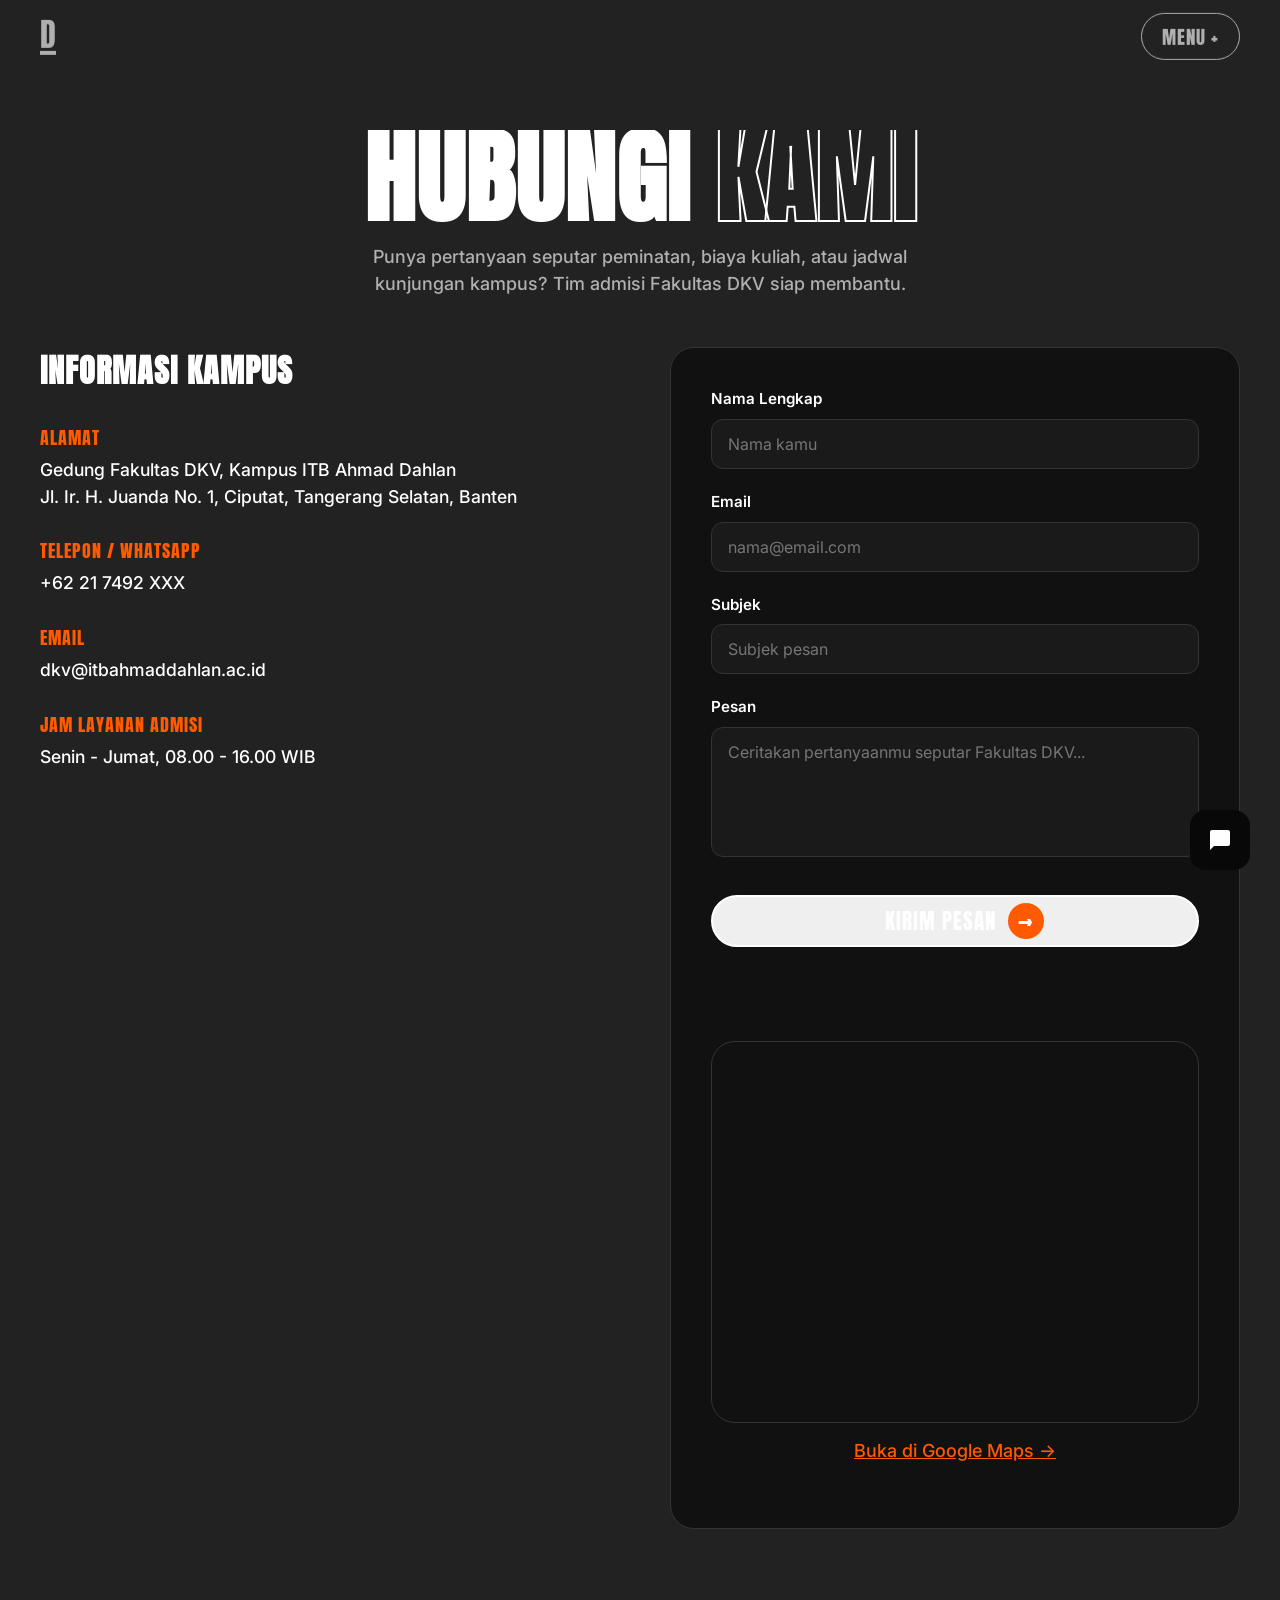
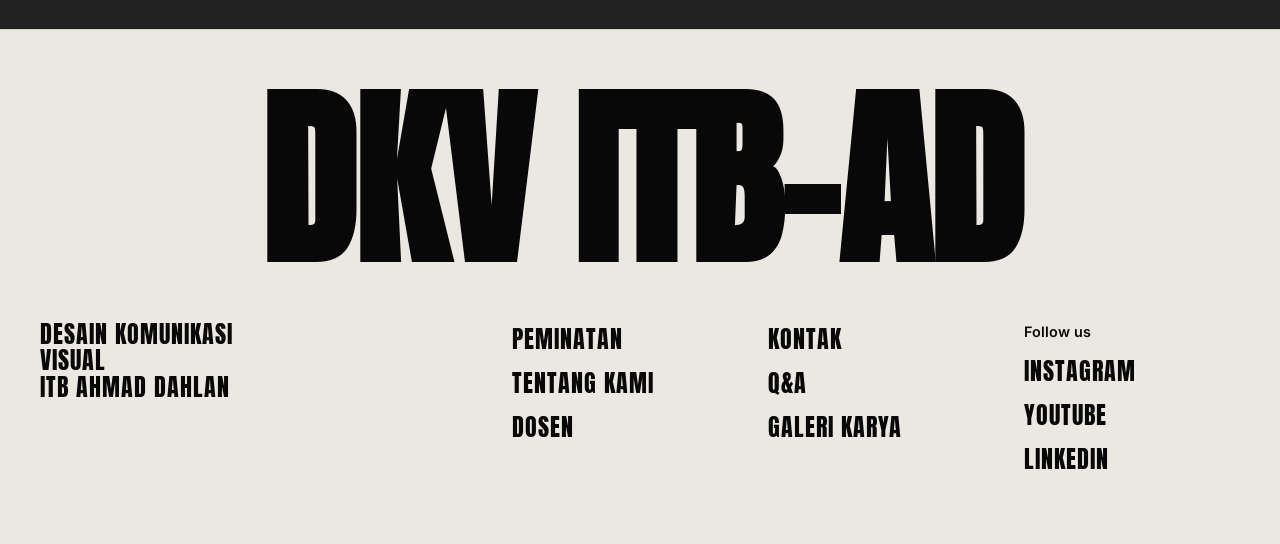
<file: kontak.html>
<!DOCTYPE html>
<html lang="id">
<head>
  <meta charset="UTF-8">
  <meta name="viewport" content="width=device-width, initial-scale=1.0">
  <title>Kontak - Fakultas DKV ITB Ahmad Dahlan</title>
  <link rel="preconnect" href="https://fonts.googleapis.com">
  <link rel="preconnect" href="https://fonts.gstatic.com" crossorigin>
  <link href="https://fonts.googleapis.com/css2?family=Anton&family=Inter:wght@400;500;600;700&display=swap" rel="stylesheet">
  <link rel="stylesheet" href="style.css">
  <style>
    .nav { mix-blend-mode: normal; background: var(--black); color: var(--white); padding: 12px 40px;}
    .page-wrapper { padding-top: 130px; padding-bottom: 100px; min-height: 80vh; }

    /* Custom UI untuk Kontak */
    .contact-grid { display: grid; grid-template-columns: 1fr 1fr; gap: 60px; margin-top: 50px; align-items: start; }
    .contact-info-list { list-style: none; margin-top: 30px; }
    .contact-info-list li { margin-bottom: 28px; }
    .contact-info-label { font-family: var(--font-display); font-size: 1.1rem; letter-spacing: 1px; color: var(--orange); display: block; margin-bottom: 6px; }
    .contact-info-value { font-size: 1.1rem; font-weight: 500; }

    .contact-form { background: #111; border: 1px solid #333; border-radius: 24px; padding: 40px; }
    .form-group { margin-bottom: 22px; }
    .form-group label { display: block; font-family: var(--font-body); font-weight: 600; margin-bottom: 8px; color: var(--white); font-size: 0.95rem; }
    .form-group input, .form-group textarea {
      width: 100%; padding: 14px 16px; border-radius: 12px; border: 1px solid #333;
      background: #1a1a1a; color: var(--white); font-family: var(--font-body); font-size: 1rem;
    }
    .form-group input:focus, .form-group textarea:focus { outline: none; border-color: var(--orange); }
    .form-group textarea { min-height: 130px; resize: vertical; }
    .contact-form .btn-pill { width: 100%; justify-content: center; margin-top: 10px; }
    .contact-form .btn-pill:disabled { opacity: 0.6; cursor: not-allowed; transform: none; }
    .form-status { margin-top: 14px; font-size: 0.95rem; font-weight: 500; text-align: center; min-height: 20px; }
    .form-status.success { color: #4ADE80; }
    .form-status.error { color: #F87171; }
    /* honeypot: field jebakan bot, disembunyikan dari pengguna asli lewat CSS (bukan type="hidden") */
    .hp-field { position: absolute; left: -9999px; top: -9999px; opacity: 0; pointer-events: none; }

    .map-embed { border-radius: 24px; overflow: hidden; margin-top: 60px; border: 1px solid #333; }
    .map-embed iframe { width: 100%; height: 380px; border: 0; display: block; }

    @media (max-width: 992px) {
      .contact-grid { grid-template-columns: 1fr; }
    }
  </style>
</head>
<body>

  <!-- NAVIGATION -->
  <nav class="nav">
    <div class="logo">
      <a href="index.html" class="r-mark" style="text-decoration: none; color: inherit;">D</a>
    </div>
    <button class="menu-btn">MENU +</button>
  </nav>

  <div class="page-wrapper dark-bg">
    <div class="container">
      <h2 class="section-title massive text-center">HUBUNGI <span class="outline-text">KAMI</span></h2>
      <p class="body-text text-center mx-auto mt-2" style="color: var(--grey-text); max-width: 600px;">Punya pertanyaan seputar peminatan, biaya kuliah, atau jadwal kunjungan kampus? Tim admisi Fakultas DKV siap membantu.</p>

      <div class="contact-grid">
        <div>
          <h3 class="pricing-title" style="font-family: var(--font-display); font-size: 2rem; color: var(--white); letter-spacing: 1px;">INFORMASI KAMPUS</h3>
          <ul class="contact-info-list">
            <li>
              <span class="contact-info-label">ALAMAT</span>
              <span class="contact-info-value">Gedung Fakultas DKV, Kampus ITB Ahmad Dahlan<br>Jl. Ir. H. Juanda No. 1, Ciputat, Tangerang Selatan, Banten</span>
            </li>
            <li>
              <span class="contact-info-label">TELEPON / WHATSAPP</span>
              <span class="contact-info-value">+62 21 7492 XXX</span>
            </li>
            <li>
              <span class="contact-info-label">EMAIL</span>
              <span class="contact-info-value">dkv@itbahmaddahlan.ac.id</span>
            </li>
            <li>
              <span class="contact-info-label">JAM LAYANAN ADMISI</span>
              <span class="contact-info-value">Senin - Jumat, 08.00 - 16.00 WIB</span>
            </li>
          </ul>
        </div>

        <div class="contact-form">
          <!--
            FormSubmit.co: tidak butuh PHP/SMTP/App Password.
            Ganti "akmalaja2009@gmail.com" di JS di bawah kalau email tujuan berubah.
            PENTING: submit pertama akan mengirim email "Confirm your FormSubmit activation" ke
            alamat tujuan — klik link aktivasi di email itu dulu sebelum form mulai berfungsi.
          -->
          <form id="formKontak">
            <!-- Honeypot: field jebakan bot, disembunyikan lewat class .hp-field -->
            <div class="hp-field">
              <label for="website">Website</label>
              <input type="text" id="website" name="_honey">
            </div>

            <div class="form-group">
              <label for="nama">Nama Lengkap</label>
              <input type="text" id="nama" name="nama" placeholder="Nama kamu" required>
            </div>
            <div class="form-group">
              <label for="email">Email</label>
              <input type="email" id="email" name="email" placeholder="nama@email.com" required>
            </div>
            <div class="form-group">
              <label for="subjek">Subjek</label>
              <input type="text" id="subjek" name="subjek" placeholder="Subjek pesan" required>
            </div>
            <div class="form-group">
              <label for="pesan">Pesan</label>
              <textarea id="pesan" name="pesan" placeholder="Ceritakan pertanyaanmu seputar Fakultas DKV..." required></textarea>
            </div>
            <button type="submit" class="btn btn-pill btn-orange" id="btnSubmit">
              <span class="btn-text">KIRIM PESAN</span>
              <span class="btn-icon">→</span>
            </button>

            <div id="notifikasi" class="form-status"></div>
          </form>

          <div class="map-embed">
            <iframe src="https://www.google.com/maps?q=-6.2962405,106.7664715&z=17&output=embed" loading="lazy" title="Lokasi Kampus ITB Ahmad Dahlan"></iframe>
          </div>
          <p class="body-text" style="text-align:center; margin-top:14px;">
            <a href="https://www.google.com/maps/place/Institut+Teknologi+Dan+Bisnis+Ahmad+Dahlan+Jakarta/@-6.2962405,106.7638912,17z/data=!3m1!4b1!4m6!3m5!1s0x2e69f02b8cb8d4a7:0x25bb6c7c4a37645b!8m2!3d-6.2962405!4d106.7664715!16s%2Fg%2F12xqbyz_y" target="_blank" rel="noopener" style="color: var(--orange); text-decoration: underline;">Buka di Google Maps →</a>
          </p>
        </div>
      </div>
    </div>
  </div>

  <!-- FOOTER -->
  <footer class="footer mesh-bg">
    <div class="container relative">
      <h1 class="footer-title">DKV ITB-AD</h1>
      <div class="footer-grid mt-4">
        <div><div class="footer-brand">DESAIN KOMUNIKASI<br>VISUAL<br>ITB AHMAD DAHLAN</div></div>
        <div>
          <ul class="footer-links">
            <li><a href="paket_layanan.html">PEMINATAN</a></li>
            <li><a href="tentang_kami.html">TENTANG KAMI</a></li>
            <li><a href="tim.html">DOSEN</a></li>
          </ul>
        </div>
        <div>
          <ul class="footer-links">
            <li><a href="kontak.html">KONTAK</a></li>
            <li><a href="paket_layanan.html">Q&A</a></li>
            <li><a href="galeri.html">GALERI KARYA</a></li>
          </ul>
        </div>
        <div>
          <div class="footer-social-label">Follow us</div>
          <ul class="footer-links">
            <li><a href="https://instagram.com" target="_blank" rel="noopener">INSTAGRAM</a></li>
            <li><a href="https://youtube.com" target="_blank" rel="noopener">YOUTUBE</a></li>
            <li><a href="https://linkedin.com" target="_blank" rel="noopener">LINKEDIN</a></li>
          </ul>
        </div>
      </div>
    </div>
  </footer>

  <div class="chat-btn"><svg viewBox="0 0 24 24" width="24" height="24" fill="currentColor"><path d="M20 2H4C2.9 2 2 2.9 2 4V22L6 18H20C21.1 18 22 17.1 22 16V4C22 2.9 21.1 2 20 2Z"/></svg></div>
  <script src="script.js"></script>
  <script>
    // ---- Ganti email tujuan di sini kalau perlu ----
    const EMAIL_TUJUAN = 'akmalaja2009@gmail.com';
    const FORMSUBMIT_URL = `https://formsubmit.co/ajax/${EMAIL_TUJUAN}`;

    document.getElementById('formKontak').addEventListener('submit', async function (e) {
      e.preventDefault();

      const form = this;
      const btnSubmit = document.getElementById('btnSubmit');
      const notifikasi = document.getElementById('notifikasi');
      const btnText = btnSubmit.querySelector('.btn-text');

      // Honeypot: kalau field jebakan terisi, anggap bot, jangan kirim tapi tetap "sukses" secara diam-diam
      const honey = form.querySelector('[name="_honey"]').value;
      if (honey) {
        form.reset();
        return;
      }

      btnSubmit.disabled = true;
      btnText.textContent = 'MENGIRIM...';
      notifikasi.textContent = '';
      notifikasi.className = 'form-status';

      try {
        const formData = new FormData(form);
        formData.append('_subject', '[Form Kontak DKV] ' + (formData.get('subjek') || 'Pesan baru dari website'));
        formData.append('_captcha', 'false'); // set 'true' kalau ingin captcha bawaan FormSubmit
        formData.append('_template', 'table');

        const response = await fetch(FORMSUBMIT_URL, {
          method: 'POST',
          headers: { 'Accept': 'application/json' },
          body: formData
        });

        const result = await response.json();

        if (response.ok) {
          notifikasi.classList.add('success');
          notifikasi.textContent = 'Pesan terkirim! Tim admisi akan segera menghubungi kamu.';
          form.reset();
        } else {
          notifikasi.classList.add('error');
          notifikasi.textContent = result.message || 'Maaf, pesan gagal terkirim. Coba lagi atau hubungi kami lewat WhatsApp.';
        }
      } catch (error) {
        notifikasi.classList.add('error');
        notifikasi.textContent = 'Terjadi kesalahan jaringan. Silakan coba lagi.';
      } finally {
        btnSubmit.disabled = false;
        btnText.textContent = 'KIRIM PESAN';
      }
    });
  </script>
</body>
</html>
</file>
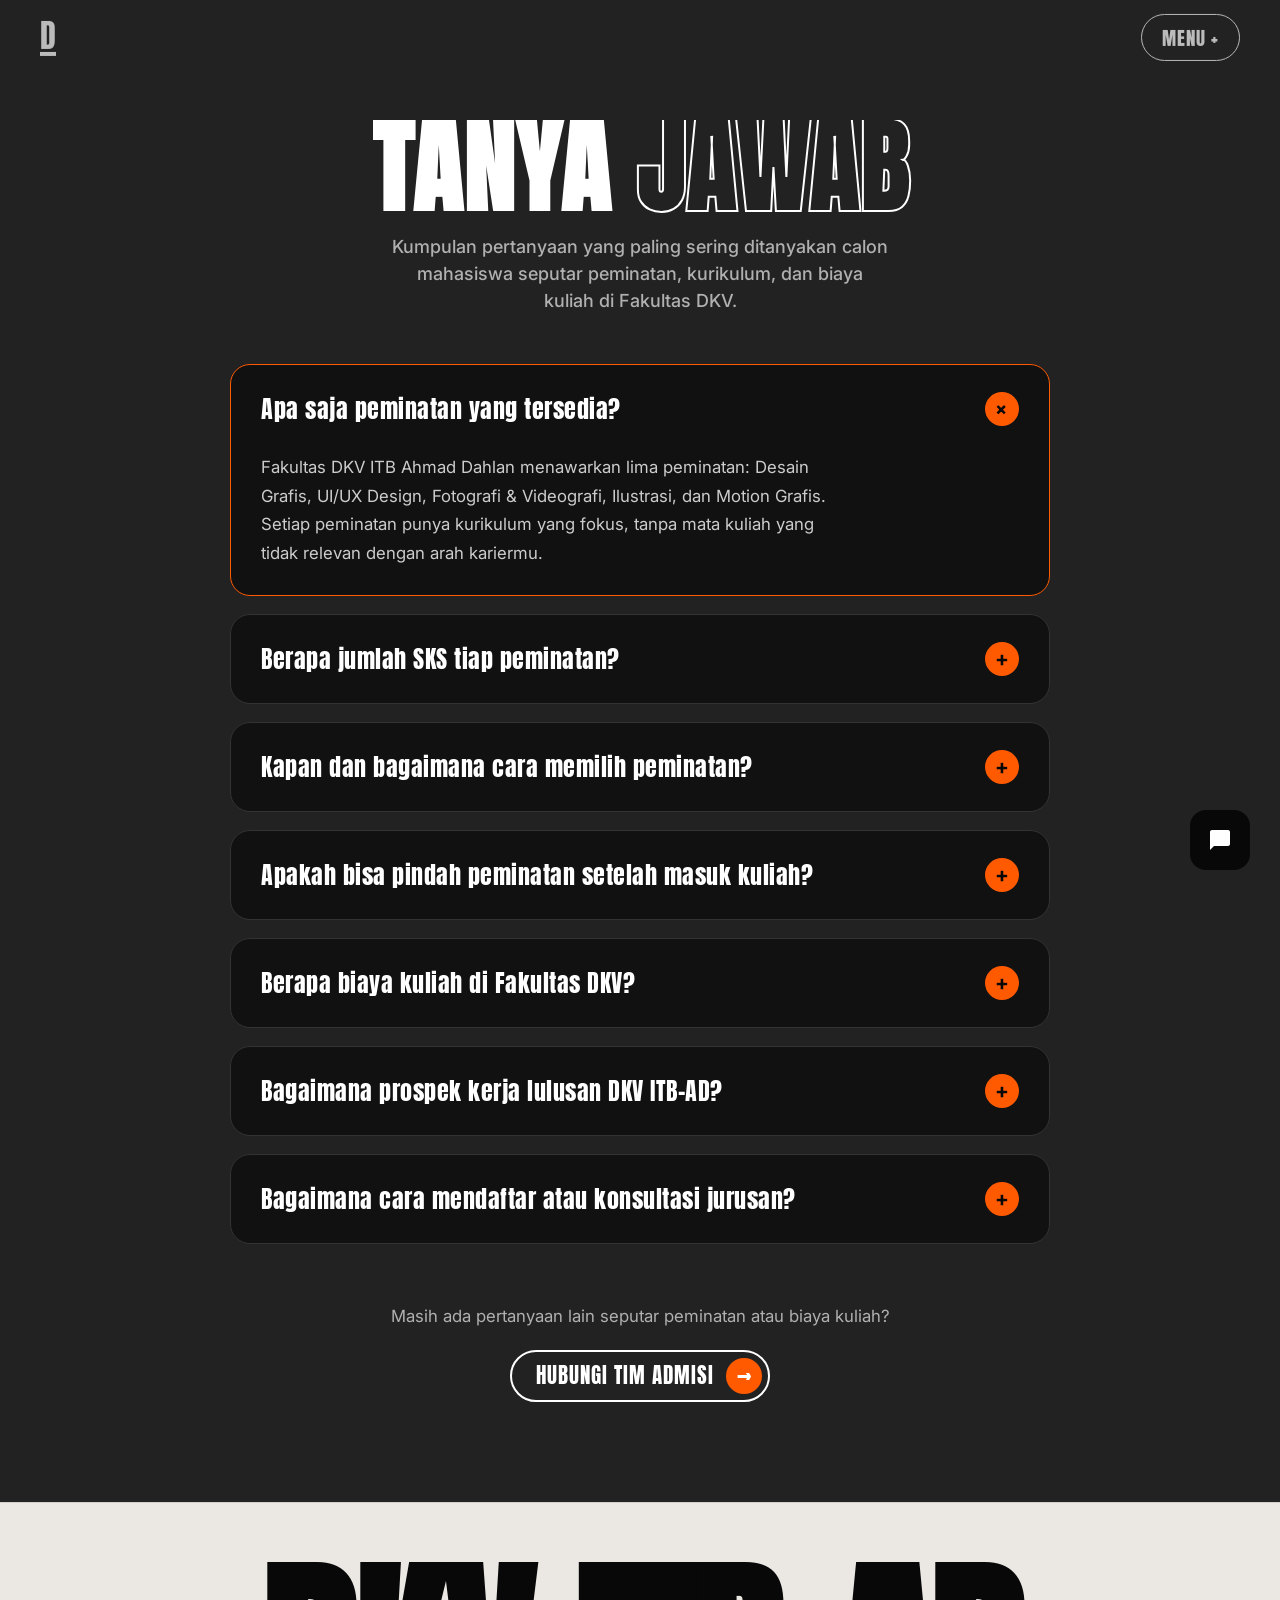
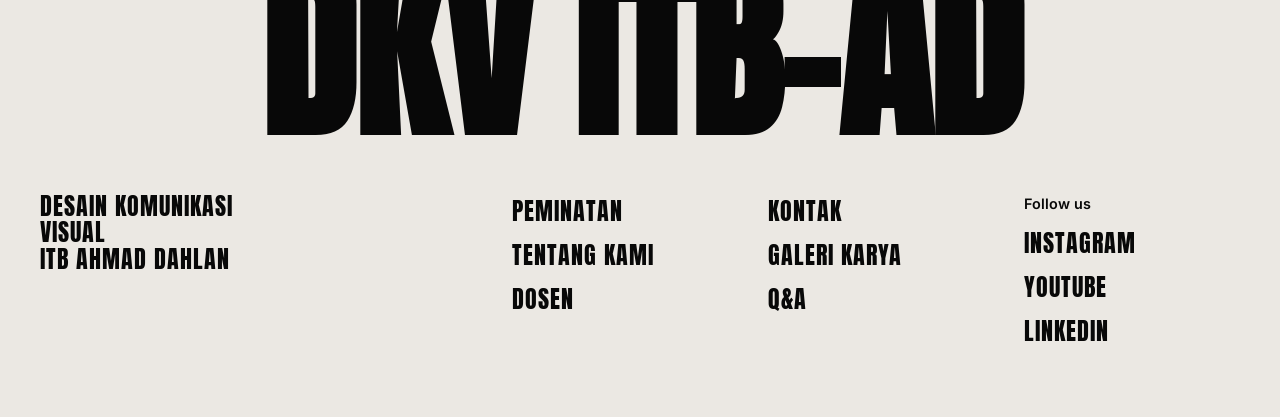
<file: paket_layanan.html>
<!DOCTYPE html>
<html lang="id">
<head>
  <meta charset="UTF-8">
  <meta name="viewport" content="width=device-width, initial-scale=1.0">
  <title>Tanya Jawab Peminatan - Fakultas DKV ITB Ahmad Dahlan</title>
  <link rel="preconnect" href="https://fonts.googleapis.com">
  <link rel="preconnect" href="https://fonts.gstatic.com" crossorigin>
  <link href="https://fonts.googleapis.com/css2?family=Anton&family=Inter:wght@400;500;600;700&display=swap" rel="stylesheet">
  <link rel="stylesheet" href="style.css">
  <style>
    .nav { mix-blend-mode: normal; background: var(--black); color: var(--white); padding: 12px 40px;}
    .page-wrapper { padding-top: 120px; padding-bottom: 100px; min-height: 80vh; }
    
    /* Custom UI untuk FAQ Accordion */
    .faq-list { max-width: 820px; margin: 50px auto 0; text-align: left; display: flex; flex-direction: column; gap: 18px; }

    .faq-item {
      background: #111;
      border: 1px solid #333;
      border-radius: 20px;
      overflow: hidden;
      transition: border-color 0.3s ease;
    }
    .faq-item:hover { border-color: var(--orange); }
    .faq-item[open] { border-color: var(--orange); }

    .faq-question {
      list-style: none;
      cursor: pointer;
      display: flex;
      align-items: center;
      justify-content: space-between;
      gap: 20px;
      padding: 26px 30px;
      font-family: var(--font-display);
      font-size: clamp(1.1rem, 2.4vw, 1.5rem);
      letter-spacing: 0.5px;
      color: var(--white);
    }
    .faq-question::-webkit-details-marker { display: none; }

    .faq-icon {
      flex-shrink: 0;
      width: 34px; height: 34px;
      border-radius: 50%;
      background: var(--orange);
      color: var(--black);
      display: flex; align-items: center; justify-content: center;
      font-family: var(--font-body);
      font-weight: 700;
      font-size: 1.3rem;
      line-height: 1;
      transition: transform 0.3s ease;
    }
    .faq-item[open] .faq-icon { transform: rotate(45deg); }

    .faq-answer {
      padding: 0 30px 28px;
      color: #CCC;
      font-size: 1.05rem;
      line-height: 1.7;
      max-width: 640px;
    }
    .faq-answer a { color: var(--orange); font-weight: 600; }

    .faq-cta { text-align: center; margin-top: 60px; }
    .faq-cta p { color: var(--grey-text); margin-bottom: 20px; font-size: 1.05rem; }

    @media (max-width: 1024px) {
      .page-wrapper { padding-top: 110px; padding-bottom: 80px; }
    }
    @media (max-width: 768px) {
      .nav { padding: 12px 20px; }
      .page-wrapper { padding-top: 100px; padding-bottom: 60px; }
      .faq-list { margin-top: 36px; gap: 14px; }
      .faq-question { padding: 20px 18px; gap: 12px; }
      .faq-answer { padding: 0 18px 22px; font-size: 1rem; }
      .faq-icon { width: 30px; height: 30px; font-size: 1.15rem; }
      .faq-cta { margin-top: 40px; }
    }
    @media (max-width: 480px) {
      .faq-question { padding: 16px 14px; }
      .faq-answer { padding: 0 14px 18px; }
    }
  </style>
</head>
<body>

  <!-- NAVIGATION -->
  <nav class="nav">
    <div class="logo">
      <a href="index.html" class="r-mark" style="text-decoration: none; color: inherit;">D</a>
    </div>
    <button class="menu-btn">MENU +</button>
  </nav>

  <div class="page-wrapper dark-bg">
      <div class="container text-center">
        <h2 class="section-title massive">TANYA <span class="outline-text">JAWAB</span></h2>
        <p class="body-text mx-auto mt-2" style="color: var(--grey-text);">Kumpulan pertanyaan yang paling sering ditanyakan calon mahasiswa seputar peminatan, kurikulum, dan biaya kuliah di Fakultas DKV.</p>

        <div class="faq-list">
          <details class="faq-item" open>
            <summary class="faq-question">
              <span>Apa saja peminatan yang tersedia?</span>
              <span class="faq-icon">+</span>
            </summary>
            <div class="faq-answer">
              Fakultas DKV ITB Ahmad Dahlan menawarkan lima peminatan: Desain Grafis, UI/UX Design, Fotografi & Videografi, Ilustrasi, dan Motion Grafis. Setiap peminatan punya kurikulum yang fokus, tanpa mata kuliah yang tidak relevan dengan arah kariermu.
            </div>
          </details>

          <details class="faq-item">
            <summary class="faq-question">
              <span>Berapa jumlah SKS tiap peminatan?</span>
              <span class="faq-icon">+</span>
            </summary>
            <div class="faq-answer">
              Sebagai gambaran, peminatan Desain Grafis menempuh 24 SKS (Branding & Identitas Visual, Layout & Tipografi, Adobe Illustrator & Photoshop, hingga proyek portofolio akhir). Peminatan UI/UX Design menempuh 28 SKS (riset pengguna, wireframing & prototyping, Figma, hingga sertifikasi pendamping). Peminatan Fotografi & Videografi menempuh 26 SKS (teknik kamera & pencahayaan, editing, motion graphic dasar, dan praktik studio produksi).
            </div>
          </details>

          <details class="faq-item">
            <summary class="faq-question">
              <span>Kapan dan bagaimana cara memilih peminatan?</span>
              <span class="faq-icon">+</span>
            </summary>
            <div class="faq-answer">
              Kamu tidak perlu langsung menentukan peminatan sejak hari pertama. Tim admisi kami siap membantu lewat sesi konsultasi gratis untuk menyesuaikan peminatan dengan minat dan tujuan kariermu di industri kreatif.
            </div>
          </details>

          <details class="faq-item">
            <summary class="faq-question">
              <span>Apakah bisa pindah peminatan setelah masuk kuliah?</span>
              <span class="faq-icon">+</span>
            </summary>
            <div class="faq-answer">
              Bisa. Selama masih di tahap awal perkuliahan dan mengikuti ketentuan akademik yang berlaku, mahasiswa dapat mengajukan perpindahan peminatan melalui bagian akademik fakultas.
            </div>
          </details>

          <details class="faq-item">
            <summary class="faq-question">
              <span>Berapa biaya kuliah di Fakultas DKV?</span>
              <span class="faq-icon">+</span>
            </summary>
            <div class="faq-answer">
              Rincian biaya kuliah dapat berbeda setiap periode penerimaan. Untuk informasi biaya terbaru dan simulasi pembayaran, silakan hubungi tim admisi kami melalui halaman <a href="kontak.html">Kontak</a>.
            </div>
          </details>

          <details class="faq-item">
            <summary class="faq-question">
              <span>Bagaimana prospek kerja lulusan DKV ITB-AD?</span>
              <span class="faq-icon">+</span>
            </summary>
            <div class="faq-answer">
              Lulusan kami siap terjun sebagai desainer grafis, UI/UX designer, fotografer/videografer profesional, hingga membuka studio desain sendiri. Kurikulum yang memadukan keterampilan desain dengan wawasan bisnis membekali mahasiswa untuk bersaing di industri kreatif nasional maupun internasional.
            </div>
          </details>

          <details class="faq-item">
            <summary class="faq-question">
              <span>Bagaimana cara mendaftar atau konsultasi jurusan?</span>
              <span class="faq-icon">+</span>
            </summary>
            <div class="faq-answer">
              Kamu bisa mengisi formulir di halaman <a href="kontak.html">Kontak</a>, atau menghubungi kami langsung lewat telepon/WhatsApp dan email yang tercantum di sana. Tim admisi kami aktif Senin–Jumat, 08.00–16.00 WIB.
            </div>
          </details>
        </div>

        <div class="faq-cta">
          <p>Masih ada pertanyaan lain seputar peminatan atau biaya kuliah?</p>
          <a href="kontak.html" class="btn btn-pill btn-orange">
            <span class="btn-text">HUBUNGI TIM ADMISI</span>
            <span class="btn-icon">→</span>
          </a>
        </div>
      </div>
  </div>

  <!-- FOOTER -->
  <footer class="footer mesh-bg">
    <div class="container relative">
      <h1 class="footer-title">DKV ITB-AD</h1>
      <div class="footer-grid mt-4">
        <div><div class="footer-brand">DESAIN KOMUNIKASI<br>VISUAL<br>ITB AHMAD DAHLAN</div></div>
        <div>
          <ul class="footer-links">
            <li><a href="paket_layanan.html">PEMINATAN</a></li>
            <li><a href="tentang_kami.html">TENTANG KAMI</a></li>
            <li><a href="tim.html">DOSEN</a></li>
          </ul>
        </div>
        <div>
          <ul class="footer-links">
            <li><a href="kontak.html">KONTAK</a></li>
            <li><a href="galeri.html">GALERI KARYA</a></li>
            <li><a href="paket_layanan.html">Q&amp;A</a></li>
          </ul>
        </div>
        <div>
          <div class="footer-social-label">Follow us</div>
          <ul class="footer-links">
            <li><a href="https://instagram.com" target="_blank" rel="noopener">INSTAGRAM</a></li>
            <li><a href="https://youtube.com" target="_blank" rel="noopener">YOUTUBE</a></li>
            <li><a href="https://linkedin.com" target="_blank" rel="noopener">LINKEDIN</a></li>
          </ul>
        </div>
      </div>
    </div>
  </footer>

  <div class="chat-btn"><svg viewBox="0 0 24 24" width="24" height="24" fill="currentColor"><path d="M20 2H4C2.9 2 2 2.9 2 4V22L6 18H20C21.1 18 22 17.1 22 16V4C22 2.9 21.1 2 20 2Z"/></svg></div>
  <script src="script.js"></script>
</body>
</html>
</file>
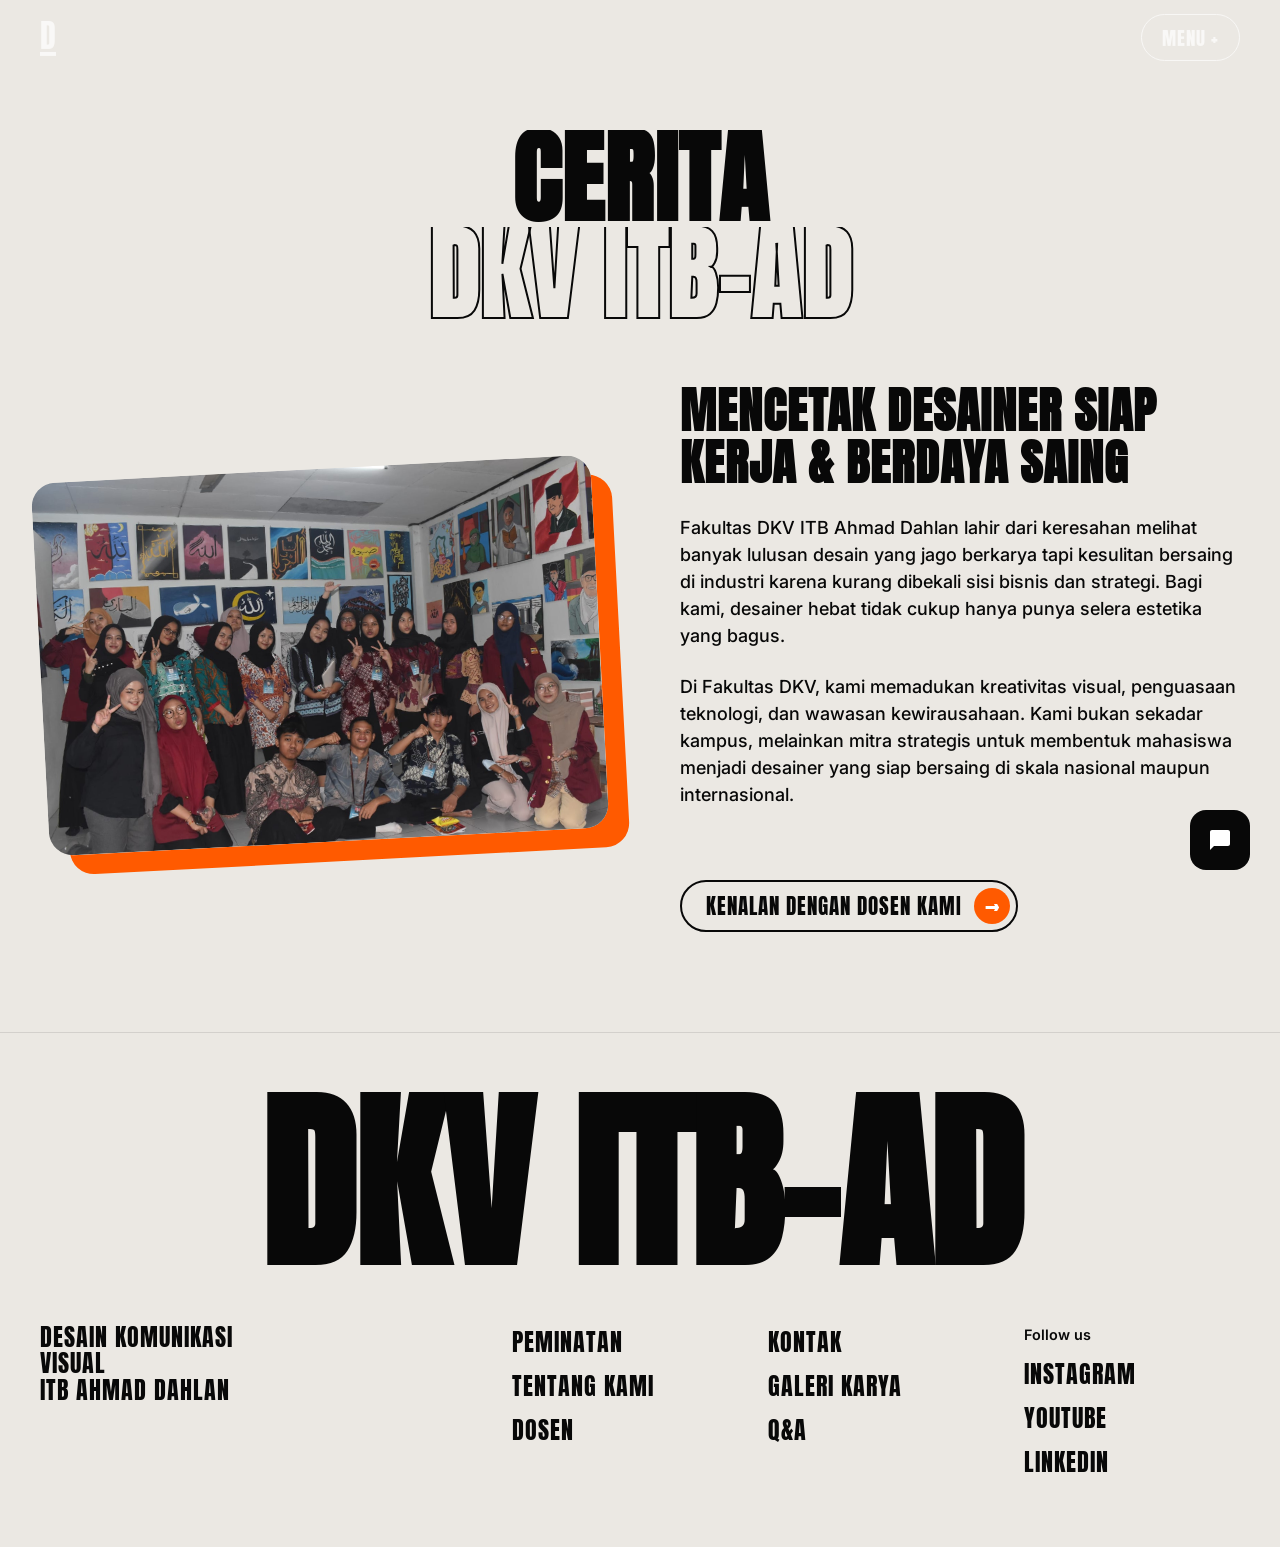
<file: tentang_kami.html>
<!DOCTYPE html>
<html lang="id">
<head>
  <meta charset="UTF-8">
  <meta name="viewport" content="width=device-width, initial-scale=1.0">
  <title>Tentang Kami - Fakultas DKV ITB Ahmad Dahlan</title>
  <link rel="preconnect" href="https://fonts.googleapis.com">
  <link rel="preconnect" href="https://fonts.gstatic.com" crossorigin>
  <link href="https://fonts.googleapis.com/css2?family=Anton&family=Inter:wght@400;500;600;700&display=swap" rel="stylesheet">
  <link rel="stylesheet" href="style.css">
  <style>
    .nav { mix-blend-mode: normal; background: var(--black); color: var(--white); padding: 12px 40px;}
    .page-wrapper { padding-top: 130px; padding-bottom: 100px; min-height: 80vh; overflow: hidden; }
    
    /* Custom UI untuk Editorial About */
    .editorial-grid { display: grid; grid-template-columns: 1fr 1fr; gap: 80px; align-items: center; margin-top: 60px; }
    .editorial-img { width: 100%; border-radius: 24px; transform: rotate(-3deg); box-shadow: 20px 20px 0 var(--orange); transition: transform 0.4s ease; }
    .editorial-img:hover { transform: rotate(0deg); }
    .editorial-title { font-family: var(--font-display); font-size: 3rem; line-height: 1.1; margin-bottom: 24px; letter-spacing: 1px;}
    
    @media (max-width: 992px) {
      .editorial-grid { grid-template-columns: 1fr; gap: 50px; text-align: center; }
      .editorial-img { transform: rotate(0); box-shadow: 10px 10px 0 var(--orange); }
      .editorial-text p { margin-left: auto; margin-right: auto; }
    }
  </style>
</head>
<body>

  <!-- NAVIGATION -->
  <nav class="nav">
    <div class="logo">
      <a href="index.html" class="r-mark" style="text-decoration: none; color: inherit;">D</a>
    </div>
    <button class="menu-btn">MENU +</button>
  </nav>

  <div class="page-wrapper mesh-bg">
      <div class="container">
        <h2 class="section-title massive text-center">CERITA <br><span class="outline-text-dark" style="color:transparent;-webkit-text-stroke: 2px var(--black);">DKV ITB-AD</span></h2>
        
        <div class="editorial-grid">
          <div>
            <img class="editorial-img" src="aset/tentangkami.jpeg  " alt="Kegiatan mahasiswa DKV ITB Ahmad Dahlan">
          </div>
          <div class="editorial-text">
            <h3 class="editorial-title">MENCETAK DESAINER SIAP KERJA & BERDAYA SAING</h3>
            <p class="body-text" style="max-width: 100%;">Fakultas DKV ITB Ahmad Dahlan lahir dari keresahan melihat banyak lulusan desain yang jago berkarya tapi kesulitan bersaing di industri karena kurang dibekali sisi bisnis dan strategi. Bagi kami, desainer hebat tidak cukup hanya punya selera estetika yang bagus.</p>
            <p class="body-text" style="max-width: 100%;">Di Fakultas DKV, kami memadukan kreativitas visual, penguasaan teknologi, dan wawasan kewirausahaan. Kami bukan sekadar kampus, melainkan mitra strategis untuk membentuk mahasiswa menjadi desainer yang siap bersaing di skala nasional maupun internasional.</p>
            <a href="tim.html" class="btn btn-pill btn-dark mt-4">
              <span class="btn-text">KENALAN DENGAN DOSEN KAMI</span>
              <span class="btn-icon btn-icon-orange">→</span>
            </a>
          </div>
        </div>
      </div>
  </div>

   <!-- FOOTER -->
  <footer class="footer mesh-bg">
    <div class="container relative">
      <h1 class="footer-title">DKV ITB-AD</h1>
      <div class="footer-grid mt-4">
        <div><div class="footer-brand">DESAIN KOMUNIKASI<br>VISUAL<br>ITB AHMAD DAHLAN</div></div>
        <div>
          <ul class="footer-links">
            <li><a href="paket_layanan.html">PEMINATAN</a></li>
            <li><a href="tentang_kami.html">TENTANG KAMI</a></li>
            <li><a href="tim.html">DOSEN</a></li>
          </ul>
        </div>
        <div>
          <ul class="footer-links">
            <li><a href="kontak.html">KONTAK</a></li>
            <li><a href="galeri.html">GALERI KARYA</a></li>
            <li><a href="paket_layanan.html">Q&amp;A</a></li>
          </ul>
        </div>
        <div>
          <div class="footer-social-label">Follow us</div>
          <ul class="footer-links">
            <li><a href="https://instagram.com" target="_blank" rel="noopener">INSTAGRAM</a></li>
            <li><a href="https://youtube.com" target="_blank" rel="noopener">YOUTUBE</a></li>
            <li><a href="https://linkedin.com" target="_blank" rel="noopener">LINKEDIN</a></li>
          </ul>
        </div>
      </div>
    </div>
  </footer>

  <div class="chat-btn"><svg viewBox="0 0 24 24" width="24" height="24" fill="currentColor"><path d="M20 2H4C2.9 2 2 2.9 2 4V22L6 18H20C21.1 18 22 17.1 22 16V4C22 2.9 21.1 2 20 2Z"/></svg></div>
  <script src="script.js"></script>
</body>
</html>
</file>
<file: style.css>
/* ==========================================================================
   CSS VARIABLES & RESET
   ========================================================================== */
:root {
  --bg-light: #EBE8E3;
  --bg-dark: #222222;
  --black: #080808;
  --white: #FFFFFF;
  --orange: #FF5A00;
  --grey-text: #B0B0B0;
  
  --font-display: 'Anton', impact, sans-serif;
  --font-body: 'Inter', system-ui, sans-serif;
}

* {
  box-sizing: border-box;
  margin: 0;
  padding: 0;
}

body {
  font-family: var(--font-body);
  background-color: var(--bg-light);
  color: var(--black);
  line-height: 1.5;
  overflow-x: hidden;
  -webkit-font-smoothing: antialiased;
}

a {
  text-decoration: none;
  color: inherit;
}

/* ==========================================================================
   UTILITIES & LAYOUT
   ========================================================================== */

.container {
  max-width: 1400px;
  margin: 0 auto;
  padding: 0 40px;
  width: 100%;
}

img {
  max-width: 100%;
  height: auto;
}

.mesh-bg {
  background-color: var(--bg-light);
}

.mx-auto {
  margin-left: auto;
  margin-right: auto;
}

.relative { position: relative; }
.text-center { text-align: center; }
.mt-2 { margin-top: 1rem; }
.mt-4 { margin-top: 3rem; }
.mb-4 { margin-bottom: 3rem; }
.mb-5 { margin-bottom: 5rem; }
.pt-0 { padding-top: 0 !important; }

.dark-bg { background-color: var(--bg-dark); color: var(--white); }
.light-bg { background-color: var(--bg-light); color: var(--black); }

.hero.dark-bg {
  background-image: linear-gradient(180deg, rgba(8,8,8,0.55) 0%, rgba(8,8,8,0.75) 100%), url('aset/page1.png');
  background-size: cover;
  background-position: center;
  background-repeat: no-repeat;
  position: relative;
  min-height: 100vh;
  display: flex;
  align-items: flex-start;
}

.hero .container {
  padding-top: 140px;
}

section { padding: 100px 0; }

.grid-2 {
  display: grid;
  grid-template-columns: 1fr 1fr;
  gap: 60px;
  align-items: center;
}
.align-start { align-items: start; }

/* ==========================================================================
   TYPOGRAPHY
   ========================================================================== */
.hero-title, .section-title, .footer-title {
  font-family: var(--font-display);
  text-transform: uppercase;
  line-height: 0.95;
  margin: 0;
}

.hero-title {
  font-size: clamp(4rem, 10vw, 9rem);
  letter-spacing: 2px;
}

.hero-subtitle {
  font-family: var(--font-body);
  font-weight: 600;
  font-size: 1.1rem;
  letter-spacing: 0.5px;
  margin-top: 1.25rem;
  max-width: 550px;
  color: var(--white);
  opacity: 0.9;
}

.section-title {
  font-size: clamp(3rem, 7vw, 6.5rem);
  letter-spacing: 1px;
}
.section-title.massive { font-size: clamp(3.5rem, 8vw, 7.5rem); }

.outline-text {
  color: transparent;
  -webkit-text-stroke: 2px var(--white);
}

.outline-text-dark {
  color: transparent;
  -webkit-text-stroke: 2px var(--black);
}

.body-text {
  font-size: 1.125rem;
  font-weight: 500;
  margin-bottom: 1.5rem;
  max-width: 500px;
}

/* ==========================================================================
   NAVIGATION
   ========================================================================== */
.nav {
  position: fixed;
  top: 0; left: 0; right: 0;
  padding: 20px 40px;
  display: flex;
  justify-content: space-between;
  align-items: center;
  z-index: 100;
  mix-blend-mode: difference;
  color: white;
}

.r-mark {
  font-family: var(--font-display);
  font-size: 2rem;
  border-bottom: 4px solid white;
  line-height: 1;
  display: inline-block;
}

.menu-btn {
  background: transparent;
  border: 1px solid white;
  color: white;
  border-radius: 50px;
  padding: 8px 20px;
  font-family: var(--font-display);
  font-size: 1.2rem;
  cursor: pointer;
  letter-spacing: 1px;
  transition: 0.3s ease;
}
.menu-btn:hover { background: white; color: black; }

/* ==========================================================================
   BUTTONS
   ========================================================================== */
.btn-pill {
  display: inline-flex;
  align-items: center;
  gap: 12px;
  border: 2px solid;
  border-radius: 50px;
  padding: 6px 6px 6px 24px;
  font-family: var(--font-display);
  font-size: 1.3rem;
  letter-spacing: 1px;
  transition: transform 0.3s ease;
}
.btn-pill:hover { transform: scale(1.05); }

.btn-orange { border-color: var(--white); color: var(--white); }
.btn-orange .btn-icon { background-color: var(--orange); border-radius: 50%; width: 36px; height: 36px; display: flex; align-items: center; justify-content: center; color: white;}

.btn-dark { border-color: var(--black); color: var(--black); }
.btn-dark .btn-icon-orange { background-color: var(--orange); border-radius: 50%; width: 36px; height: 36px; display: flex; align-items: center; justify-content: center; color: white;}

/* ==========================================================================
   SPECIFIC ELEMENTS (Masks, Badges, Inline Pill)
   ========================================================================== */
.inline-img-pill {
  display: inline-block;
  width: 250px;
  height: clamp(60px, 8vw, 110px);
  background-image: url('https://images.unsplash.com/photo-1522071820081-009f0129c71c?ixlib=rb-4.0.3&auto=format&fit=crop&w=600&q=80');
  background-size: cover;
  background-position: center;
  border-radius: 100px;
  vertical-align: middle;
  margin: 0 15px;
}

.badge-inline {
  display: inline-block;
  width: clamp(60px, 8vw, 90px);
  height: clamp(60px, 8vw, 90px);
  background-image: url('data:image/svg+xml;utf8,<svg xmlns="http://www.w3.org/2000/svg" viewBox="0 0 100 100"><circle cx="50" cy="50" r="45" fill="%23111" /><path d="M 35 40 Q 40 30 45 40 M 65 40 Q 60 30 55 40 M 35 60 Q 50 80 65 60" stroke="%23E4F059" stroke-width="4" fill="none" stroke-linecap="round"/><circle cx="50" cy="50" r="48" fill="none" stroke="%23E4F059" stroke-width="1" stroke-dasharray="4"/></svg>');
  background-size: cover;
  vertical-align: text-bottom;
}

.badge-spin {
  position: absolute;
  top: -40px;
  right: 15%;
  animation: spin 10s linear infinite;
  z-index: 10;
}
.badge-footer { top: -60px; left: 15%; right: auto; }

@keyframes spin { 100% { transform: rotate(360deg); } }

.octagon-mask {
  width: 100%;
  aspect-ratio: 1;
  clip-path: polygon(30% 0%, 70% 0%, 100% 30%, 100% 70%, 70% 100%, 30% 100%, 0% 70%, 0% 30%);
}
.octagon-mask img { width: 100%; height: 100%; object-fit: cover; }

/* ==========================================================================
   TRAININGS TYPOGRAPHY CLUSTER
   ========================================================================== */
.eyebrow-center {
  text-align: center;
  font-family: var(--font-display);
  font-size: 1.5rem;
  letter-spacing: 1px;
  margin-bottom: 2rem;
}

.typographic-cluster {
  text-align: center;
  font-family: var(--font-display);
  font-size: clamp(3rem, 8vw, 7.5rem);
  line-height: 0.9;
}
.typographic-cluster .word { position: relative; margin-right: 30px; display: inline-block; }
.typographic-cluster .word sup {
  font-family: var(--font-body); font-weight: bold; font-size: 1rem;
  position: absolute; top: 10px; right: -25px;
}
.typographic-cluster .black { color: var(--black); }
.typographic-cluster .grey { color: var(--grey-text); }

.image-grid { display: grid; grid-template-columns: repeat(auto-fit, minmax(150px, 1fr)); gap: 20px; }
.img-card { aspect-ratio: 1; overflow: hidden; position: relative; }
.img-card img { width: 100%; height: 100%; object-fit: cover; display: block; }
.date-card::before {
  content: ""; position: absolute; top: 0; left: 0;
  width: clamp(56px, 28%, 80px); height: clamp(70px, 30%, 100px);
  background: rgba(0,0,0,0.7); z-index: 1;
}
.date-badge {
  position: absolute; top: 10px; left: 10px; z-index: 2;
  color: white; font-family: var(--font-display); text-align: center; line-height: 1;
  font-size: clamp(0.85rem, 3vw, 1.2rem);
}
.date-badge span { font-size: clamp(1.6rem, 6vw, 2.5rem); display: block; margin: -2px 0; }

/* ==========================================================================
   TEAM SECTION
   ========================================================================== */
.team-text { padding-left: 40px; }
.team-grid {
  display: grid;
  grid-template-columns: repeat(auto-fit, minmax(150px, 1fr));
  gap: 4px;
}
.team-member {
  overflow: hidden;
  position: relative;
  aspect-ratio: 1 / 1;
}
.team-member img {
  width: 100%;
  height: 100%;
  object-fit: cover;
  display: block;
}

/* ==========================================================================
   GALLERY SECTION (Bento Grid)
   ========================================================================== */
.gallery {
  padding-bottom: 100px;
}

.gallery-grid {
  display: grid;
  grid-template-columns: repeat(4, 1fr);
  grid-auto-rows: 220px;
  gap: 18px;
  margin-top: 50px;
}

.gallery-card {
  position: relative;
  border-radius: 20px;
  overflow: hidden;
  border: 1px solid #333;
  background: #111;
  cursor: pointer;
}

.gallery-card img {
  width: 100%;
  height: 100%;
  object-fit: cover;
  display: block;
  filter: grayscale(100%);
  transition: filter 0.45s ease, transform 0.45s ease;
}

.gallery-card:hover img {
  filter: grayscale(0%);
  transform: scale(1.05);
}

.gallery-badge {
  position: absolute;
  top: 16px;
  left: 16px;
  background: var(--orange);
  color: var(--black);
  font-family: var(--font-display);
  font-size: 0.95rem;
  letter-spacing: 1px;
  padding: 8px 14px;
  border-radius: 50px;
  opacity: 0;
  transform: translateY(-8px);
  transition: opacity 0.3s ease, transform 0.3s ease;
  z-index: 2;
  pointer-events: none;
}

.gallery-card:hover .gallery-badge {
  opacity: 1;
  transform: translateY(0);
}

.gallery-card--large {
  grid-column: span 2;
  grid-row: span 2;
}

.gallery-card--wide {
  grid-column: span 2;
}

.gallery-card--tall {
  grid-row: span 2;
}

@media (max-width: 1024px) {
  .gallery-grid {
    grid-template-columns: repeat(2, 1fr);
    grid-auto-rows: 200px;
  }

  .gallery-card--large {
    grid-column: span 2;
    grid-row: span 2;
  }

  .gallery-card--wide {
    grid-column: span 2;
  }

  .gallery-card--tall {
    grid-row: span 2;
  }
}

@media (max-width: 600px) {
  .gallery-grid {
    grid-template-columns: 1fr;
    grid-auto-rows: 260px;
    gap: 14px;
  }

  .gallery-card--large,
  .gallery-card--wide,
  .gallery-card--tall {
    grid-column: span 1;
    grid-row: span 1;
  }
}
/* ==========================================================================
   FOOTER
   ========================================================================== */
.footer { padding-bottom: 60px; border-top: 1px solid rgba(0,0,0,0.1); }
.footer-title {
  font-size: clamp(4rem, 15vw, 14rem);
  text-align: center;
  margin-top: 60px;
  letter-spacing: -2px;
}
.footer-grid { display: grid; grid-template-columns: 2fr 1fr 1fr 1fr; gap: 40px; }
.footer-brand { font-family: var(--font-display); font-size: 1.5rem; line-height: 1.1; letter-spacing: 1px; }
.footer-links { list-style: none; font-family: var(--font-display); font-size: 1.5rem; letter-spacing: 1px;}
.footer-links li { margin-bottom: 8px; }
.footer-links a:hover { color: var(--orange); }
.footer-social-label { font-size: 0.9rem; font-weight: 600; margin-bottom: 10px; }

/* ==========================================================================
   FLOATING CHAT
   ========================================================================== */
.chat-btn {
  position: fixed;
  bottom: 30px; right: 30px;
  background: var(--black); color: var(--white);
  width: 60px; height: 60px; border-radius: 16px;
  display: flex; align-items: center; justify-content: center;
  cursor: pointer; z-index: 99; transition: 0.3s;
}
.chat-btn:hover { background: var(--orange); }

/* ==========================================================================
   RESPONSIVE
   ========================================================================== */

/* Laptop kecil / tablet landscape */
@media (max-width: 1200px) {
  .container { padding: 0 32px; }
  .footer-grid { gap: 32px; }
  .footer-links { font-size: 1.35rem; }
}

/* Tablet */
@media (max-width: 1024px) {
  .container { padding: 0 28px; }

  .grid-2 { grid-template-columns: 1fr; gap: 40px; }

  .masonry-layout { flex-wrap: wrap; }
  .masonry-column { min-width: 45%; }
  .masonry-column.staggered { margin-top: 0; }

  .footer-grid { grid-template-columns: 1fr 1fr; gap: 28px; }
  .badge-spin { right: 5%; }
  .team-text { padding-left: 0; }
  .inline-img-pill { width: 150px; }

  .hero .container { padding-top: 120px; }
  section { padding: 80px 0; }

  .nav { padding: 16px 28px; }
  .menu-btn { font-size: 1.05rem; padding: 7px 16px; }
  .btn-pill { font-size: 1.15rem; }
}

/* Tablet portrait / HP besar */
@media (max-width: 768px) {
  .container { padding: 0 20px; }

  .hero-title {
    font-size: clamp(2.6rem, 11vw, 5rem);
    letter-spacing: 1px;
  }
  .section-title {
    font-size: clamp(2.4rem, 9vw, 4.5rem);
  }
  .section-title.massive {
    font-size: clamp(2.8rem, 10vw, 5.5rem);
  }
  .hero-subtitle {
    font-size: 1rem;
    max-width: 100%;
  }
  .body-text {
    font-size: 1.05rem;
    max-width: 100%;
  }

  .hero .container { padding-top: 110px; padding-bottom: 40px; }
  .hero.dark-bg { min-height: auto; padding-bottom: 40px; }

  section { padding: 64px 0; }

  .nav { padding: 14px 20px; }
  .r-mark { font-size: 1.75rem; }

  .footer-title {
    font-size: clamp(3rem, 14vw, 8rem);
    margin-top: 40px;
  }
  .footer-grid {
    grid-template-columns: 1fr 1fr;
    gap: 28px 20px;
  }
  .footer-brand { font-size: 1.25rem; }
  .footer-links { font-size: 1.2rem; }

  .typographic-cluster {
    font-size: clamp(2.2rem, 9vw, 4.5rem);
  }
  .typographic-cluster .word { margin-right: 16px; }
  .typographic-cluster .word sup {
    font-size: 0.75rem;
    right: -18px;
  }

  .image-grid {
    grid-template-columns: repeat(2, 1fr);
    gap: 14px;
  }

  .btn-pill {
    font-size: 1.05rem;
    padding: 5px 5px 5px 18px;
  }
  .btn-pill .btn-icon,
  .btn-pill .btn-icon-orange {
    width: 32px;
    height: 32px;
  }

  .chat-btn {
    width: 52px;
    height: 52px;
    bottom: 20px;
    right: 16px;
    border-radius: 14px;
  }

  .badge-spin svg {
    width: 90px;
    height: 90px;
  }
}

/* Mobile — padding container 16px */
@media (max-width: 600px) {
  .container { padding: 0 16px; }

  .footer-grid { grid-template-columns: 1fr; gap: 24px; }

  .masonry-layout { flex-direction: column; }
  .masonry-column { min-width: 100%; }

  .badge-spin { display: none; }
  section { padding: 52px 0; }

  .hero-title {
    font-size: clamp(2.2rem, 12vw, 3.6rem);
  }
  .section-title,
  .section-title.massive {
    font-size: clamp(2.2rem, 11vw, 3.8rem);
  }
  .footer-title {
    font-size: clamp(2.6rem, 16vw, 5.5rem);
    letter-spacing: -1px;
  }

  .nav { padding: 12px 16px; }
  .menu-btn {
    font-size: 0.95rem;
    padding: 6px 14px;
  }

  .hero .container { padding-top: 100px; }

  .image-grid {
    grid-template-columns: 1fr 1fr;
    gap: 10px;
  }

  .footer-brand { font-size: 1.15rem; }
  .footer-links { font-size: 1.15rem; }

  .inline-img-pill { width: 110px; height: 48px; }

  .chat-btn {
    width: 48px;
    height: 48px;
    bottom: 16px;
    right: 12px;
  }
}

/* HP kecil — padding container 14px */
@media (max-width: 400px) {
  .container { padding: 0 14px; }

  .hero-title {
    font-size: clamp(1.9rem, 11vw, 2.8rem);
  }
  .section-title,
  .section-title.massive {
    font-size: clamp(1.9rem, 10vw, 3rem);
  }

  .outline-text,
  .outline-text-dark {
    -webkit-text-stroke-width: 1.5px;
  }

  .btn-pill {
    font-size: 0.95rem;
    padding: 4px 4px 4px 14px;
    gap: 8px;
  }

  .image-grid {
    grid-template-columns: 1fr;
  }
}
</file>
